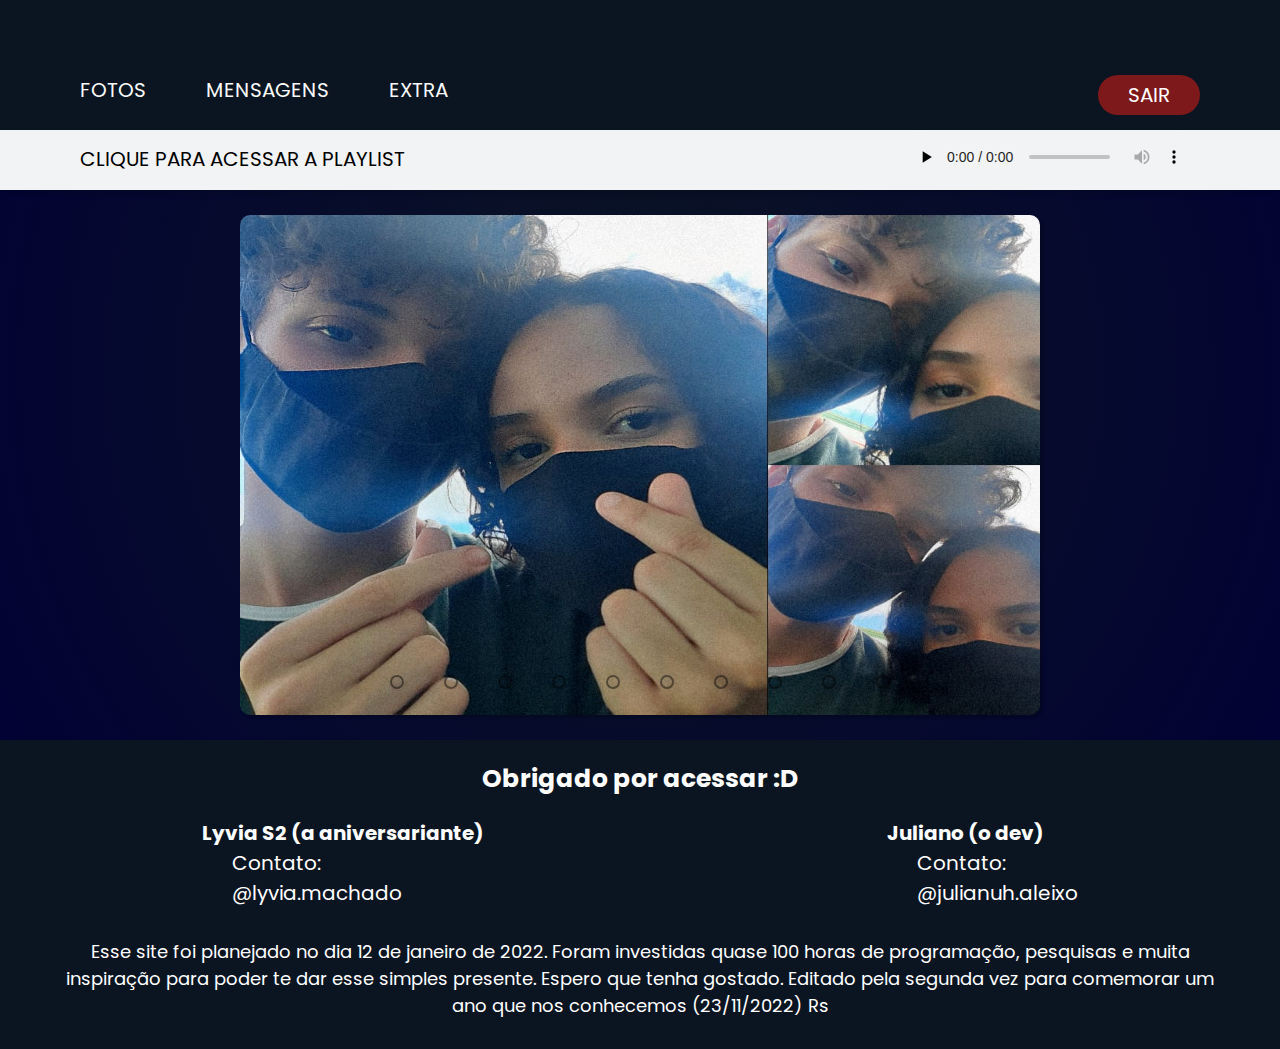
<file: index.html>
<!DOCTYPE html>
<html lang="pt-BR">

<head>
    <meta charset="UTF-8" />
    <meta http-equiv="X-UA-Compatible" content="IE=edge" />
    <meta name="viewport" content="width=device-width, initial-scale=1.0" />
    <title>Lyvia S2</title>
    <script src="script.js"></script>
    <link rel="stylesheet" href="style.css" />
</head>

<body onLoad="setup();">
    <header id="heading" class="cabecalho cabecalho--fixo">
        <div class="texto corFundo">
            <span>
                Um belo site feito com muito carinho para minha linda namorada. By Juliano ^^
            </span>
        </div>
        <nav class="container1 corFundo">
            <div class="linha1">
                <ul class="">
                    <li class="nav-item"><a id="menu1" onclick="Esconde1()">Fotos</a></li>
                    <li class="nav-item"><a id="menu2" onclick="Esconde2()">Mensagens</a></li>
                    <li class="nav-item"><a id="menu3" onclick="Esconde3()">Extra</a></li>
                </ul>
            </div>
            <div class="linha2">
                <a class="sair" href="Login/index.html" target="_self">
                    Sair
                </a>
            </div>
        </nav>
        <div class="musica">
            <a class="nome-musica" id="nomeMusica" href="https://open.spotify.com/playlist/23kEEfNGpfHKVBJ9aFMLTX?si=RuJ5FyZHSgq7bmlNAGUPVg&utm_source=copy-link" target="_blank">
                Clique para acessar a playlist
            </a>
            <audio preload="none" class="audio-controler my_audio" id="audio" controls>
                <source src="assets/audio/musica1.mp3" type="audio/mpeg" id="sound_src" />
            </audio>
        </div>
    </header>

    <div class="fundo">
        <div class="espaco"></div>
        <!--image slider start-->
        <div class="juju" id="fotos">
            <div class="slider">
                <div class="slides">
                    <!--radio buttons start-->
                    <input type="radio" name="radio-btn" id="radio1">
                    <input type="radio" name="radio-btn" id="radio2">
                    <input type="radio" name="radio-btn" id="radio3">
                    <input type="radio" name="radio-btn" id="radio4">
                    <input type="radio" name="radio-btn" id="radio5">
                    <input type="radio" name="radio-btn" id="radio6">
                    <input type="radio" name="radio-btn" id="radio7">
                    <input type="radio" name="radio-btn" id="radio8">
                    <input type="radio" name="radio-btn" id="radio9">
                    <input type="radio" name="radio-btn" id="radio10">
                    <!--radio buttons end-->
                    <!--slide images start-->
                    <div class="slide first">
                        <img src="assets/img/imagemCarrossel1.png" alt="">
                    </div>
                    <div class="slide">
                        <img src="assets/img/imagemCarrossel2.png"" alt="">
                    </div>
                    <div class=" slide">
                        <img src="assets/img/imagemCarrossel3.png"" alt="">
                    </div>
                    <div class=" slide">
                        <img src="assets/img/imagemCarrossel4.png"" alt="">
                    </div>
                    <div class=" slide">
                        <img src="assets/img/imagemCarrossel5.png"" alt="">
                    </div>
                    <div class=" slide">
                        <img src="assets/img/imagemCarrossel6.png"" alt="">
                    </div>
                    <div class=" slide">
                        <img src="assets/img/imagemCarrossel7.png"" alt="">
                    </div>
                    <div class=" slide">
                        <img src="assets/img/imagemCarrossel8.png"" alt="">
                    </div>
                    <div class=" slide">
                        <img src="assets/img/imagemCarrossel9.png"" alt="">
                    </div>
                    <div class=" slide">
                        <img src="assets/img/imagemCarrossel10.png"" alt="">
                    </div>

          <!--slide images end-->
          <!--automatic navigation start-->
          <div class=" navigation-auto">
                        <div class="auto-btn1"></div>
                        <div class="auto-btn2"></div>
                        <div class="auto-btn3"></div>
                        <div class="auto-btn4"></div>
                        <div class="auto-btn5"></div>
                        <div class="auto-btn6"></div>
                        <div class="auto-btn7"></div>
                        <div class="auto-btn8"></div>
                        <div class="auto-btn9"></div>
                        <div class="auto-btn10"></div>
                    </div>
                    <!--automatic navigation end-->
                </div>
                <!--manual navigation start-->
                <div class="navigation-manual">
                    <label for="radio1" class="manual-btn"></label>
                    <label for="radio2" class="manual-btn"></label>
                    <label for="radio3" class="manual-btn"></label>
                    <label for="radio4" class="manual-btn"></label>
                    <label for="radio5" class="manual-btn"></label>
                    <label for="radio6" class="manual-btn"></label>
                    <label for="radio7" class="manual-btn"></label>
                    <label for="radio8" class="manual-btn"></label>
                    <label for="radio9" class="manual-btn"></label>
                    <label for="radio10" class="manual-btn"></label>
                </div>
                <!--manual navigation end-->
            </div>
            <!--image slider end-->
        </div>
        <div class="txts">
        <div class="containers textinho" id="msgParabens">
            <h2>Parabéns pelo seu dia! (2022)</h2>
            <div class="paragrafos">
                <p>Hoje é um dia muito especial! Uma pessoa muito importante para mim (desenvolvedor desse site) está
                    fazendo
                    aniversário.
                    O que eu desejo para você é o que eu desejo todos os dias para ti: muita felicidade, saúde e
                    sucesso.
                    Você é uma mulher incrível e merece o mundo todo. Que tu nunca deixe de ser essa pessoa perfeita
                    que é.
                </p>
                <p>Hoje você completa mais um ano de vida e quem ganha o presente sou eu.
                    Ter ao meu lado alguém tão especial como você faz de mim o homem mais feliz do mundo.
                    Tenho muito a agradecer de ter você na minha vida. Prometo que estarei ao seu lado sempre que
                    precisar e te darei o meu amor para sempre.
                </p>
                <p>No dia em que te conheci, eu sabia que havia algo diferente entre nós.
                    Hoje é o dia de comemorar a sua vida, de celebrar essa pessoa maravilhosa que você é e que me faz
                    feliz a cada dia.
                    Hoje é também um dia de agradecer por você ser exatamente quem é e por ter um significado tão
                    especial em minha vida.
                </p>
            </div>
        </div>
        <div class="containers textinho" id="oqSignifica">
            <h2>O que significa para mim</h2>
            <div class="paragrafos">
                <p>Olha, a gente se conhece faz pouquissímo tempo, mas sinto que nossa conexão é muito forte.
                    Você é o motivo de querer acordar todos os dias.
                    Ly, quando te abraço me sinto acolhido, me sinto seguro e tenho certeza de que quero te levar para o
                    resto da minha vida.
                    Todos os momentos que passei contigo são extremamente especiais para mim.
                </p>
                <p>É sempre bom ter alguém para te fazer companhia, para te ouvir e te acolher.
                    No meu caso eu tive o dobro de sorte porque essa pessoa faz isso muito bem.
                    Bom, acho que encontrei meu tchan hein... <br><br>
                    Por isso, tenho muito a te agradecer:
                </p>
                <p>Obrigado por estar aqui presente. Obrigado por todo apoio que você me deu e por ser tão fofa comigo.
                    Obrigado por todos os abraços apertados e todo carinho. Obrigado por me fazer uma pessoa mais feliz
                    e realizada.
                    Obrigado por ser tão incrivel ao ponto de eu contar as horas para te ver.
                    Enfim, obrigado por tudo. S2
                </p>
            </div>
        </div>
        <div class="containers textinho" id="melhoresMomentos">
            <h2>Momentos</h2>
            <div class="paragrafos">
                <p>Primeiramente, eu iria colocar o nome dessa seção como "Melhores Momentos", mas percebi que quase
                    todo o momento que passo contigo é um bom momento.
                    (mds isso foi bem gay kkkkk) Toda vez que penso em ti lembro de cada momento que vou citar aqui. ^^
                </p>
                <p>Lembra a primeira vez que a gente saiu? Não imaginava que teria essa conexão forte que a gente
                    tem.<br>
                    Outra coisa que me marcou foi quando a gente ficava na escola até tarde (e as vezes tomava pito
                    kk).<br>
                    Teve o dia que a gente saiu nas férias e o Matheus com a Lindsey quiseram registrar que estavam de
                    vela (e a Mari fotografou).
                </p>
                <p>Também me recordo de pequenos detalhes de quando estou contigo, como você que ficava "brincando" com
                    a minha mão (kkkkkkkk) e quando meu
                    brinco enroscava no seu cabelo. São tantas memórias boas que tenho que acho que nem teria mais
                    espaço para anotar (deixa para nossa listinha).
                </p>
            </div>
        </div>
        <div class="containers textinho" id="umAnoJuntos">
            <h2>Um ano juntos</h2>
            <div class="paragrafos">
                <p>No dia 23 de novembro de 2021, tive a chance de conhecer pessoalmente a pessoa mais especial para mim.
                    Na época não sabia que teriamos essa ligação incrivel que temos, mas hoje estamos ai, juntos, um ano depois kkkkkk.
                    Hoje em dia nossa ligação é tão forte que sinceramente, não sei o que sou sem você. A gente faz tudo juntos, desde companhia
                    até coisas aleatórias do dia. Realmente encontrei o meu tchan. Rs
                </p>
                <p>Ainda me lembro da primeira vez que disse que te amava. Queria que fosse nas entrelinhas, mas você ja me questionou logo de cara: "Então 
                    você me ama???" kkkkkkkkkkk. Sinceramente, o tempo realmente voa quando estamos com quem a gente ama, então te garanto que, um ano depois 
                    do nosso primeiro date, te amo e muito.<br><br>
                    Te amo coisinha rs.
                </p>
                <p>De lá para cá mudamos tanto... Percebi que evolui muito como pessoa estando ao seu lado. Hoje sou mais maduro e responsável. Obrigado por tudo
                    que passamos e por tudo que vamos passar ainda kkkkk.<br>
                    Aproveitando esse momento de agradecimento, quero agradecer pelo 1 ano com minha amada e que venham mais anos no futuro. 
                    <br><br>
                    Te amo muuuuuuiiiiitooooo S2
                </p>
            </div>
        </div>

        <div class="containers textinho" id="umAnoJuntos">
            <h2>Parabéns pelo seu dia, novamente! (2023)</h2>
            <div class="paragrafos">
                <p>E estamos mais uma vez aqui né, juntos vendo esse site para seu aniversário. Esse site é uma parte do nosso relacionamento já né? kkkkkk
                    Ele esteve com a gente exatamente 1 ano atrás, em uma aula do Gatti de Sexta-feira. Sim, me lembro desses detalhes. Também me lembro do trabalho
                    que tive para fazer ele, mas valeu cada momento, juro.
                </p>
                <p>Novamente aqui, te amando e te parabenizando por mais um ano de vida. Esse seu aniversário é o primeiro que passamos namorando, e também é o que você
                    deixa de ser uma garota e se torna uma mulher na maior idade. Agora tu pode ser presa por roubar meu coração hein, cuidado... kkkkkkkkk
                </p>
                <p>Mais uma vez te peço para que nunca deixe de ser essa mulher incrivel que você é, aquela com quem me apaixonei. Você é uma pessoa muito amavel, realmente gosto de 
                    quando está comigo, pois sua companhia é a melhor que poderia querer. Aproveite seu dia, comigo dessa vez rsrs... 
                    <br><br>
                    Love u (menor que três)
                </p>
            </div>
        </div>
        </div>
        <div class="extra">
            <h2>Aqui temos coisinhas extras que andei fazendo para ti S2</h2>
            <p class="textoExtra">Você conquistou meu coração, sabia? <br/>Bom, agora posso te mostrar visualmente que ele pertence apenas a você.</p>
            <a href="Coracao/index.html" class="links">❤️</a>
            <br/>
            <p class="textoExtra">O nosso amor vai até o Infinito! <br/>Não acredita? Pois tenho certeza que vai sim.</p>
            <a href="HeartPage/index.html" class="links">♾</a>
            <p class="textoExtra">O tempo voa quando estamos com quem amamos! <br/>Pode contar que sim.</p>
            <a href="dataCounter/index.html" class="links">⌛</a>
            <p class="textoExtra">Você é boa de geografia? <br/>Esse local é o que você é para mim.</p>
            <a href="somewereToLove/index.html" class="links">🧭</a>
        </div>
    </div>

    <footer>
        <div>
            <h3>Obrigado por acessar :D</h3>
            <div class="pessoas">
                <div class="ly">
                    <h4>Lyvia S2 (a aniversariante)</h4>
                    <p>Contato: <br>
                        <a href="https://instagram.com/lyvia.machado?utm_medium=copy_link" target="_blank">@lyvia.machado</a>
                    </p>
                </div>
                <div class="ju">
                    <h4>Juliano (o dev)</h4>
                    <p>Contato: <br>
                        <a href="https://instagram.com/julianuh.aleixo?utm_medium=copy_link" target="_blank">@julianuh.aleixo</a>
                    </p>
                </div>
            </div>
            <div class="fim">
                <p>Esse site foi planejado no dia 12 de janeiro de 2022. Foram investidas quase 100 horas de
                    programação,
                    pesquisas e muita inspiração para poder te dar esse simples presente. Espero que tenha gostado. 
                    Editado pela segunda vez para comemorar um ano que nos conhecemos (23/11/2022) Rs
                </p>
            </div>
        </div>
    </footer>
</body>

</html>
</file>
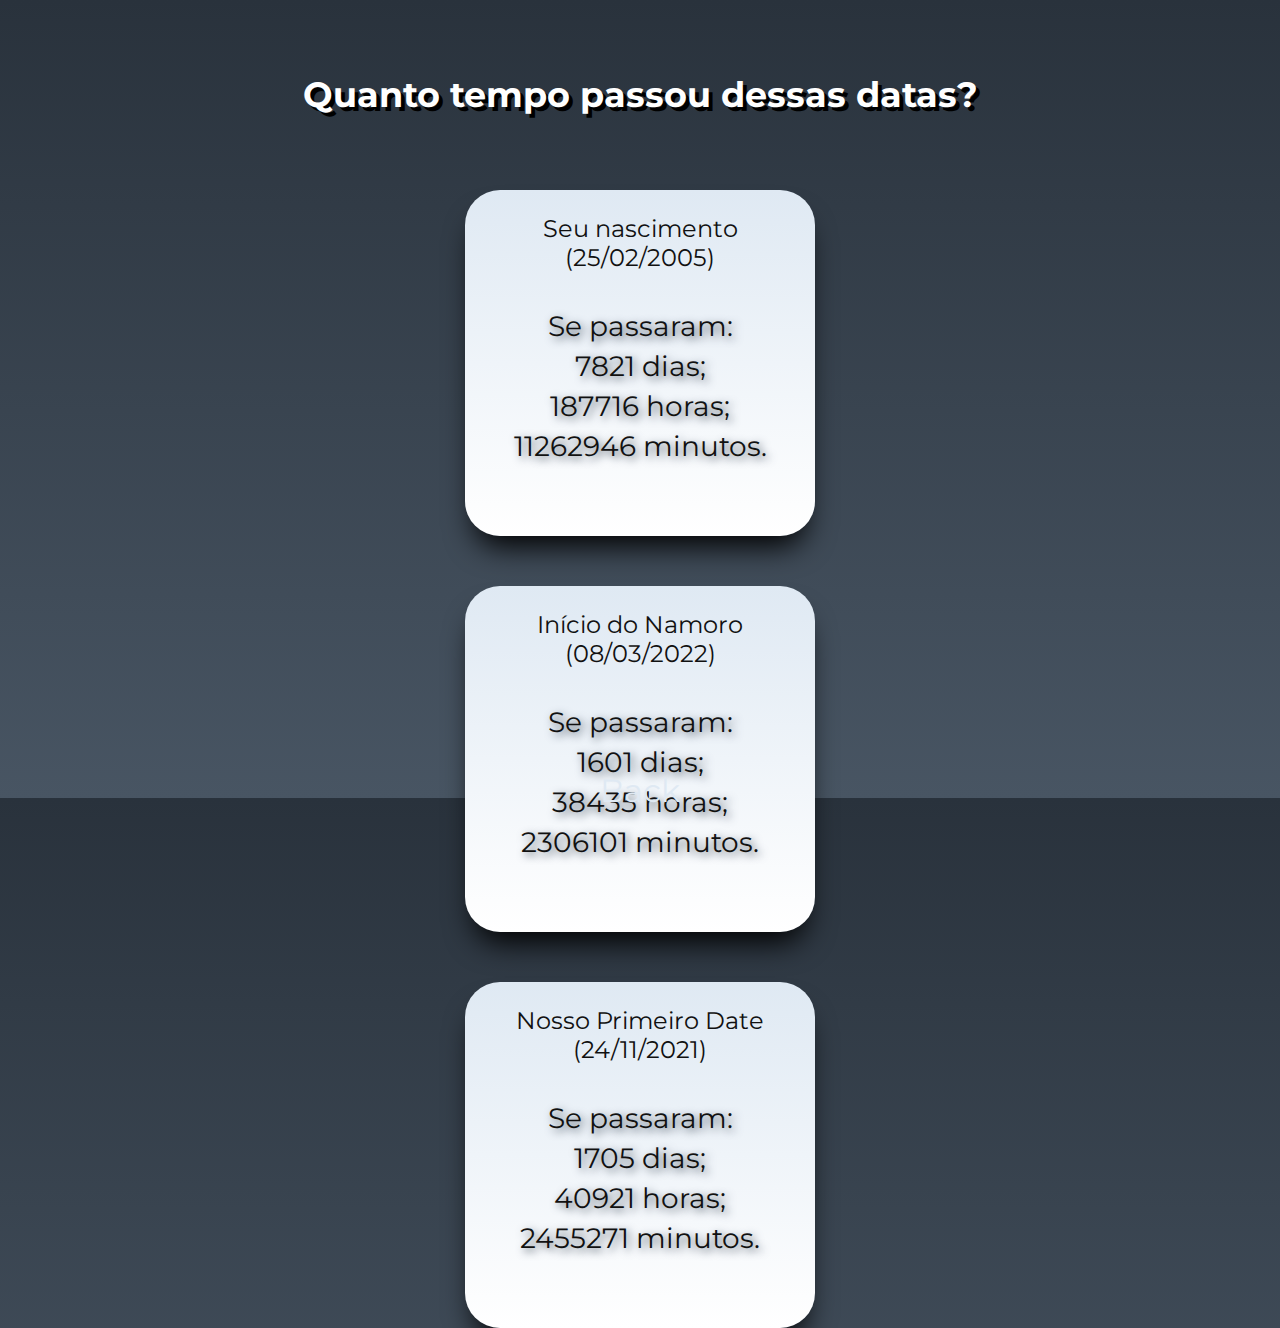
<file: dataCounter/index.html>
<!DOCTYPE html>
<html lang="pt-BR">
<head>
    <meta charset="UTF-8">
    <meta http-equiv="X-UA-Compatible" content="IE=edge">
    <meta name="viewport" content="width=device-width, initial-scale=1.0">
    <title>Quanto tempo falta?</title>
    <link rel="stylesheet" href="assets/css/style.css">
</head>
<body>
    <section class="section">
        <h1>Quanto tempo passou dessas datas?</h1>
        <div class="box-space">
            <div class="box-content">
                <p>Seu nascimento (25/02/2005)</p>
                <span class="res1"></span>
            </div>
            <div class="box-content">
                <p>Início do Namoro (08/03/2022)</p>
                <span class="res2"></span>
            </div>
            <div class="box-content">
                <p>Nosso Primeiro Date (24/11/2021)</p>
                <span class="res3"></span>
            </div>
        </div>
    </section>

    <div class="voltar">
        <a href="../siteFinalizado2/index.html">Back</a>
    </div>

    <script src="assets/js/script.js"></script>
</body>
</html>
</file>
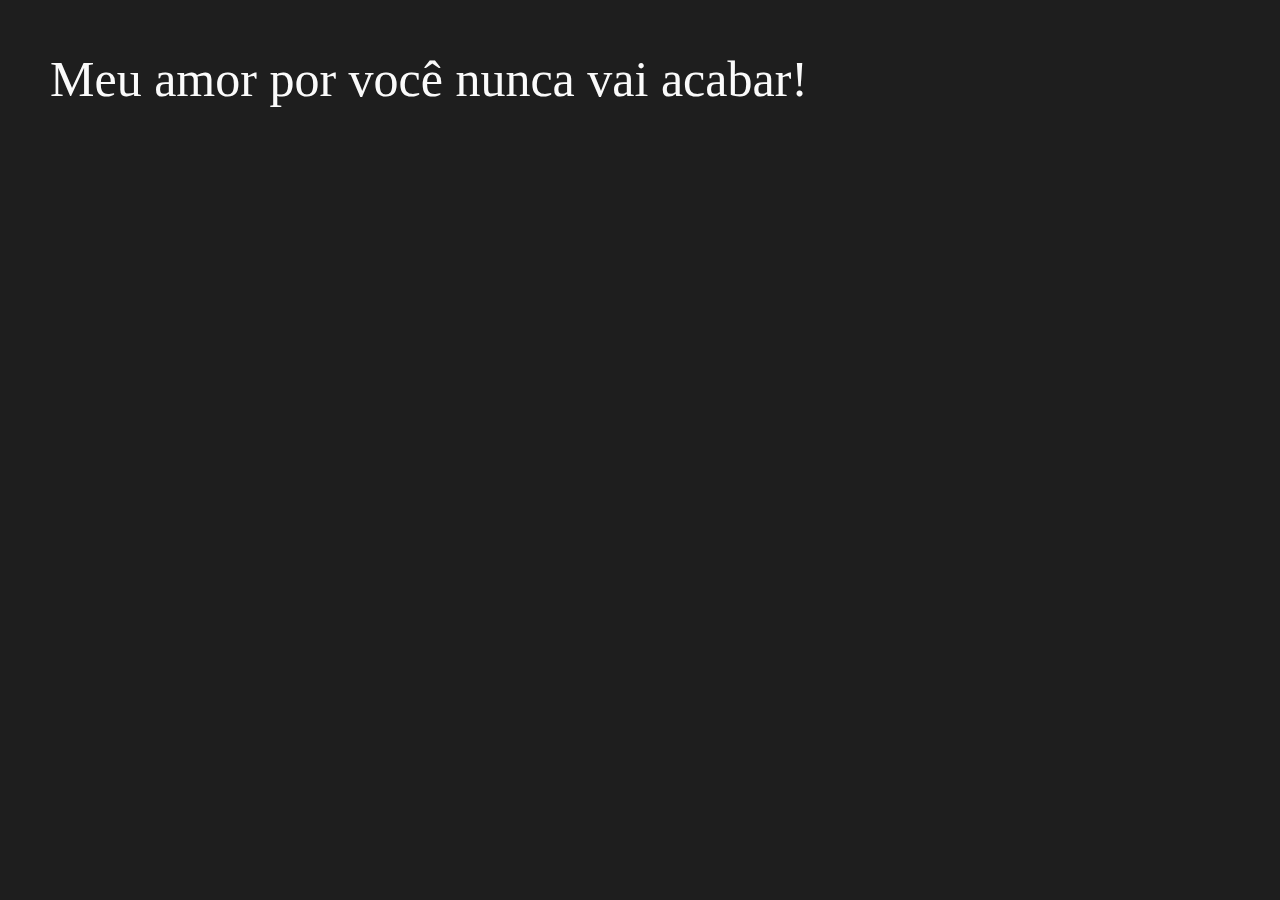
<file: HeartPage/index.html>
<!DOCTYPE html>
<html lang="pt-BR">
<head>
    <meta charset="UTF-8">
    <meta http-equiv="X-UA-Compatible" content="IE=edge">
    <meta name="viewport" content="width=device-width, initial-scale=1.0">
    <title>Neon Heart</title>
    <script src="script.js"></script>
    <link rel="stylesheet" href="style.css" />
</head>
<body>
    <header>
        <a href="../index.html" target="_self">Meu amor por você nunca vai acabar!</a>
    </header>
</body>
</html>
</file>
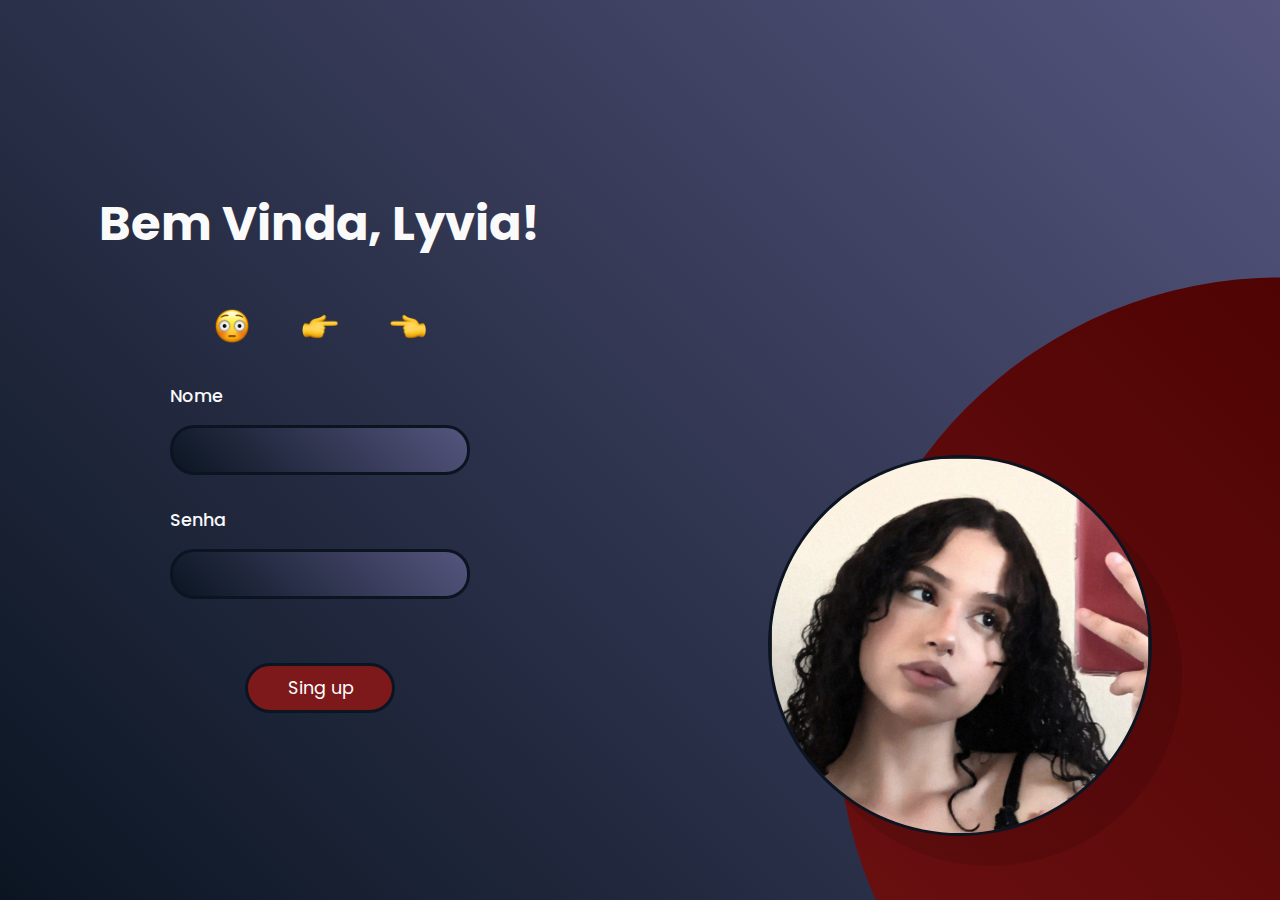
<file: Login/index.html>
<!DOCTYPE html>
<html lang="pt-br">
<head>
    <meta charset="UTF-8">
    <meta http-equiv="X-UA-Compatible" content="IE=edge">
    <meta name="viewport" content="width=device-width, initial-scale=1.0">
    <title>Login</title>
    <link rel="stylesheet" href="style.css">
    <script src="script.js"></script>
</head>
<body>
    <main>
        <h1>Bem Vinda, Lyvia!</h1>
        <div class="social-media">
            <div class="emojis">
                <a href="assets/easterEgg.jpeg" target="_blank">
                    <img src="assets/shy.png" alt="Flushed">
                </a>
                <a href="assets/easterEgg.jpeg" target="_blank">
                    <img src="assets/mao1.png" alt="Mão Apontando para Direita">
                </a>
                <a href="assets/easterEgg.jpeg" target="_blank">
                    <img src="assets/mao2.png" alt="Mão Apontand para Esquerda">
                </a>
            </div>
        </div>
        <form action="" method="get">
            <label for="name">
                <span>Nome</span>
                <input type="text" id="name" name="name" required>
            </label>

            <label for="password">
                <span>Senha</span>
                <input type="password" id="password" name="password" required>
            </label>

            <input type="button" value="Sing up" onclick="getInfo()">
        </form>
    </main>
    <section class="images">
        <img src="assets/unknown.png" alt="Mobile">
        <div class="circle"></div>
    </section>
</body>
</html>
</file>
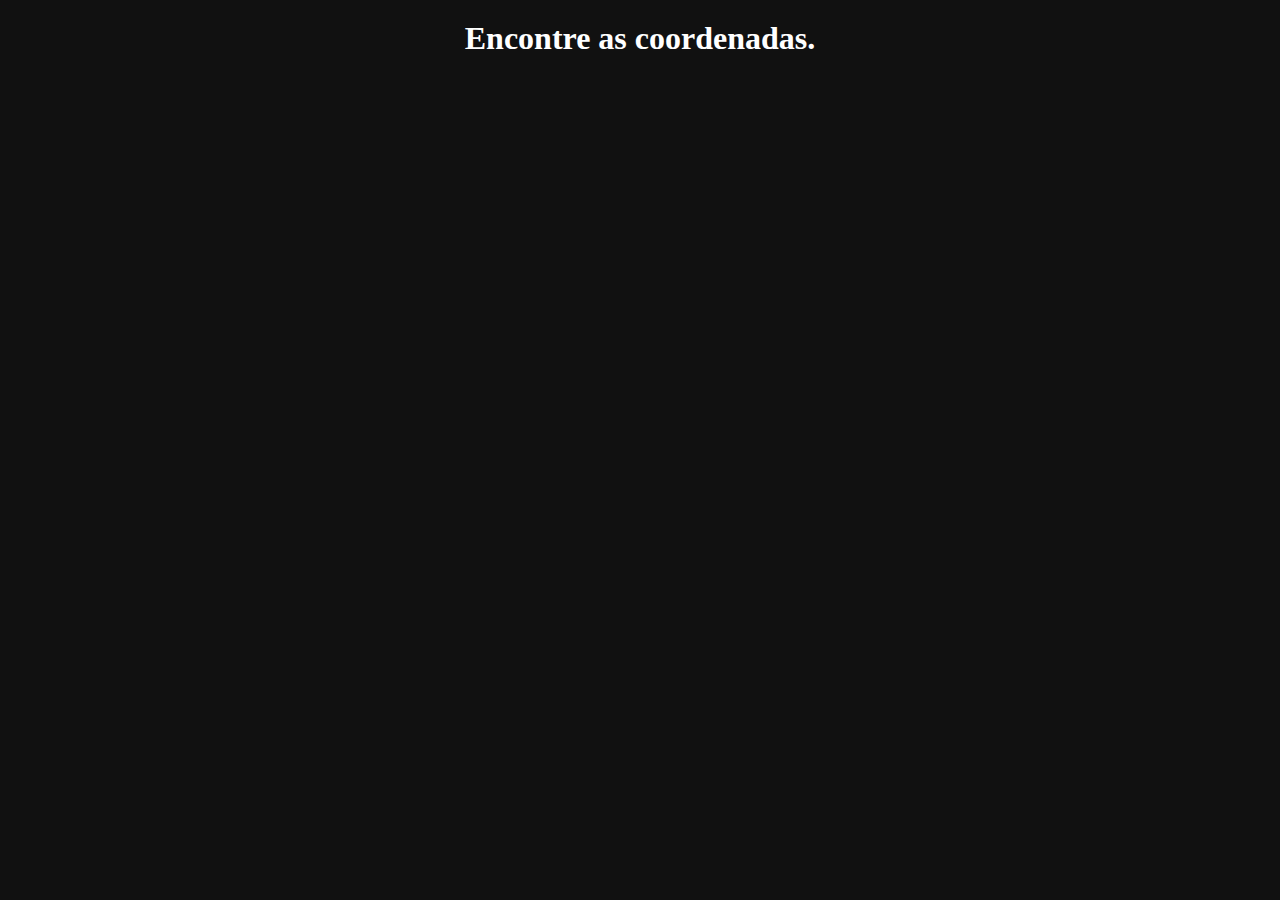
<file: somewereToLove/index.html>
<!DOCTYPE html>
<html lang="en">
<head>
    <meta charset="UTF-8">
    <meta http-equiv="X-UA-Compatible" content="IE=edge">
    <meta name="viewport" content="width=device-width, initial-scale=1.0">
    <link rel="stylesheet" href="style.css">
    <title>Procure as coordenadas</title>
</head>
<body>
    <h1><a href="../index.html">Encontre as coordenadas.</a></h1>
    <div class="out">
        <div class="inner">
            <p>43.97802245276102, 15.382926171213112</p>
        </div>
    </div>
</body>
</html>
</file>
<file: style.css>
@import url("https://fonts.googleapis.com/css2?family=Poppins:wght@100;200;300;400;500;600&display=swap");

* {
    border: 0;
    padding: 0;
    margin: 0;
    box-sizing: border-box;
    font-family: "Poppins", sans-serif;
}

.dedicatoria {
    /*background-color: red;*/
    height: 50px;
    align-content: center;
    font-size: 80%;
}

.corFundo {
    background: #0b1522;
    color: #fff;
}

#heading div {
    display: flex;
    justify-content: space-between;
    margin: 0 auto;
    align-content: center;
}

#heading nav {
    display: flex;
    justify-content: space-between;
    margin: 0 auto;
    align-content: center;
}

#heading ul {
    display: flex;
    gap: 60px;
}

#heading li {
    list-style: none;
    cursor: pointer;
}

#heading .linha1,
#heading .linha2,
#heading .audio-controler,
#heading .nome-musica {
    margin: 0 80px;
    font-size: 20px;
    text-transform: uppercase;
}

#heading .linha1,
#heading .linha2 {
    padding: 15px 0; /* topo, direira, baixo, esquerda */
}

#heading .audio-controler,
#heading .nome-musica {
    padding: 2px 0; /* topo, direira, baixo, esquerda */
}

.nav-item a {
    text-decoration: none;
    color: #fafafa;
    transition: all 0.3s ease-in-out;
}
.nav-item a:hover {
    text-decoration: none;
    color: gray;
}

.linha1 {
    /*background-color: skyblue;*/
    margin: 0, 80px, 0, 0;
}

.linha2 {
    /*background-color: skyblue;*/
    margin: 0, 0, 0, 80px;
}

.musica {
    background-color: #f2f3f5;
    height: 60px;
    display: flex;
}

.musica a {
    background-color: #f2f3f5;
    color:#000;
}

.musica audio {
    background-color: #f2f3f5;
}

.audio-controler {
    margin: 0, 80px, 0, 0;
    border-radius: 0%;
    color: black;
}

.nome-musica {
    padding: 40px;
    margin: 0 auto;
    text-align: center;
    vertical-align: middle;
    line-height: 55px;
    text-decoration: none;
}

.sair {
    font-size: 20px;
    text-decoration: none;
    color: #fff;
    background: #7e191b;
    padding: 5px 30px;
    border: 20px;
    border-radius: 30px;
    transition: all 0.5s ease-in-out;
}

.sair:hover {
    cursor: pointer;
    background: #480000;
}

.texto {
    border-width: 100vw;
    text-align: center;
    padding: 7px 0 7px 0;
    position: relative;
    overflow: hidden;
    width: 100%;
    height: 60px;
}
.texto span {
    display: inline-block;
    font-size: 25px;
    position: relative;
    z-index: 1;
    width: 100%;
    white-space: nowrap;
    padding-left: 100%;
    color: #fff;
    margin: 10px;
    animation: textox 15s linear infinite;
}
.texto::after,
.texto::before {
    content: "";
    position: relative;
    width: 100px;
    height: calc(100% - 36px);
    top: 50%;
    left: 50%;
    transform: translate(-50%, -50%) rotateY(-15deg);
}
.texto::after {
    z-index: -1;
}
.texto::before {
    z-index: 2;
}

@keyframes textox {
    0% {
        transform: translate(0, 0);
    }
    100% {
        transform: translate(-250%, 0);
    }
}

.fundo {
    background: rgb(11,21,34);
    background: radial-gradient(circle, rgba(11,21,34,1) 0%, rgba(2,2,52,1) 100%);
    background-position: top center;

}

.cabecalho--fixo {
    top: 0;
    left: 0;
    width: 100%;
    box-shadow: 0 2px 7px rgba(0, 0, 0, 0.2);
    position: fixed;
    top: 0;
}

body {
    margin: 0;
    padding: 0;
    height: 100vh;
    display: block;
    justify-content: center;
    align-items: center;
}

.slider {
    width: 800px;
    height: 500px;
    border-radius: 10px;
    overflow: hidden;
    margin: 0 auto;
    box-shadow: 2px 2px 2px 1px rgba(0, 0, 0, 0.2);
}

.slides {
    width: 500%;
    height: 500px;
    display: flex;
}

.slides input {
    display: none;
}

.slide {
    width: 20%;
    transition: 2s;
}

.slide img {
    width: 800px;
    height: 500px;
}

/*css for manual slide navigation*/

.navigation-manual {
    width: 800px;
    margin-top: -40px;
    display: flex;
    justify-content: center;
}

.manual-btn {
    border: 2px solid rgba(0, 0, 0, 0.45);
    padding: 5px;
    border-radius: 10px;
    cursor: pointer;
    transition: 0.5s;
}

.manual-btn:not(:last-child) {
    margin-right: 40px;
}

.manual-btn:hover {
    background: #7e191b;
}

#radio1:checked ~ .first {
    margin-left: 0;
}

#radio2:checked ~ .first {
    margin-left: -20%;
}

#radio3:checked ~ .first {
    margin-left: -40%;
}

#radio4:checked ~ .first {
    margin-left: -60%;
}

#radio5:checked ~ .first {
    margin-left: -80%;
}
#radio6:checked ~ .first {
    margin-left: -100%;
}

#radio7:checked ~ .first {
    margin-left: -120%;
}

#radio8:checked ~ .first {
    margin-left: -140%;
}

#radio9:checked ~ .first {
    margin-left: -160%;
}

#radio10:checked ~ .first {
    margin-left: -180%;
}


/*css for automatic navigation*/

.juju {
    padding: 25px;
    display: flex;
}

.espaco{
    height:190px;
}

.paragrafos{
    display: flex;
    padding: 20px 10px 20px 10px;
}

.paragrafos p{
    width: 30vw;
    margin: 0 auto;
    font-size: 20px;
    padding:20px;
}

.textinho{
    padding:10px 45px;
}
.txts {
    display: none;
    color: #fafafa;
}
.extra{
    padding:10px 45px;
    display: none;
    height: 750px;
    color: #fff;
    text-align: center;
    font-size: 20px;
}
.textoExtra {
    padding-top: 25px;
}
.links {
    font-size: 50px;
    text-decoration: none;
    text-align: center;
    margin: 0 auto;
    padding: 0 100px;
}

.pessoas{
    display:flex;
}

.ly, .ju{
    margin: 0 auto;
}

.ly p, .ju p{
    padding-left: 30px;
    font-size: 20px;
    text-decoration: none;
}

.pessoas a{
    font-size: 20px;
    text-decoration: none;
    color: #fff;
}

.fim p {
    padding: 20px 30px;
    font-size: 18px;
    text-align: center;
}

footer h3{
    text-align: center;
    padding: 20px;
    font-size: 25px;
}

.pessoas h4{
    text-decoration: none;
    font-size: 20px;
}

footer{
    background: #0b1522;
    color: #fff;
}

.fim{
    padding: 10px 30px;
}
</file>
<file: dataCounter/assets/css/style.css>
@import url("https://fonts.googleapis.com/css2?family=Montserrat:wght@900&family=Open+Sans:ital,wght@0,400;0,700;1,400&display=swap");

* {
    box-sizing: border-box;
    font-family: "Montserrat", sans-serif;
}

html {
    font-size: 62.5%;
    scroll-behavior: smooth;
}

body {
    background: linear-gradient(180deg, #29323c, #485563);
    color: #fff;
    overflow-y: hidden;
}

.section {
    width: 100%;
    text-align: center;
}

.section h1 {
    padding: 50px;
    font-size: 35px;
    text-shadow: #000 4px 4px;
}

.box-space {
    display:flex;
    justify-content: space-around;
    height: 100vh;
}

.box-content {
    display:flex;
    flex-direction: column;
    background: linear-gradient(#dfe9f3, #ffffff);
    color: #111;
    height: 350px;
    width: 350px;
    font-size: 24px;
    justify-content: space-evenly;
    border-radius: 35px;
    transition: all 300ms ease-in-out;
    box-shadow: rgb(0, 0, 0) 0px 20px 30px -10px;
}

.box-content:hover {
    transform: translate(-3%, 3%);
}

.res1, .res2, .res3 {
    position: relative;
    line-height: 40px;
    font-size: 28px;
    bottom: 30px;
    margin: 20px 0;
    padding: 20px;
    text-shadow: 3px 3px 9px #485563;
}

.voltar {
    position: absolute;
    bottom: 90px;
    width: 100px;
    text-align: center;
    font-size: 32px;
    left: calc(50vw - 50px);
}

.voltar a{
    color: #dfe9f3;
    text-decoration: none;
    transition: all 300ms ease-in-out;
}

.voltar a:hover{
    text-shadow: 3px 3px 9px #111;
}

@media (max-width: 80rem) {
    body {
        overflow-y: auto;
    }

    .box-space {
        display: flex;
        flex-direction: column;
        justify-content: space-between;
        align-items: center;
        height: 600px;
    }

    .box-content {
        margin-bottom: 50px;
        height: 600px;
    }
}
</file>
<file: HeartPage/style.css>
* {
    margin: 0;
    padding: 0;  
}
body {
    overflow: hidden;
    background: #1e1e1e;
    height: 100vh;
}
span {
    position: absolute;
    background: url(assets/heart.png);
    pointer-events: none;
    transform: translate(-50%, -50%);
    width: 100px;
    height: 100px;
    background-size: cover;
    animation: animate 2s linear infinite; 
}
@keyframes animate {
    0%{
        transform: translate(-50%, -50%);
        opacity: 1;
        filter: hue-rotate(0deg);
    }
    100%
    {
        transform: translate(-50%, -1000%);
        opacity: 0;
        filter: hue-rotate(720deg);
    }
}
header {
    padding: 50px;
}
a {
    margin: 0 auto;
    text-align: center;
    font-size: 50px;
    color: #fafafa;
    text-decoration: none;
}
</file>
<file: Login/style.css>
@import url('https://fonts.googleapis.com/css2?family=Poppins:wght@100;200;300;400;500;600&display=swap');

* {
    margin: 0;
    padding: 0;
    border: 0;
    box-sizing: border-box;
    font-family: "Poppins", sans-serif;
}

body {
    background: rgb(11,21,34);
    background: linear-gradient(45deg, rgba(11,21,34,1) 0%, rgba(85,85,126,1) 100%);
    color: #fafafa;
    font-weight: 500;
    display: flex;
    min-height: 100vh;
    min-width: 100vw;
}

main {
    width: 50vw;
    display: flex;
    flex-direction: column;
    align-items: center;
    justify-content: center;
}

main h1 {
    color: #fafafa;
    font-size: 3rem;
    margin-bottom: 3rem;
    text-align: center;
}

main.social-media {
    display: flex;
    align-content: center;
}

main .social-media a {
    text-decoration: none;
}

main .social-media img {
    width: 36px;
    margin-left: 3rem;
}

main .social-media a:first-child img {
    margin-left: 0;
}

main .alternative {
    margin-top: 1rem;
}

main .alternative span {
    font-size: 1.1rem;
    font-weight: 400;
    color: rgba(255, 255, 255, 0.3);
    position: relative;
}

main .alternative span::before, main .alternative span::after {
    position: absolute;
    content: '';
    height: 1px;
    width: 100px;
    bottom: 50%;
    right: 50px;
    background: rgba(255, 255, 255, 0.3);
}

main .alternative span::after {
    left: 50px;
}

main form {
    display: flex;
    flex-direction: column;
    align-items: center;
}

main form label {
    display: flex;
    flex-direction: column;
}

main form label span {
    font-size: 1.1rem;
    margin-top: 2rem;
}

main form input {
    background: rgb(11,21,34);
    background: linear-gradient(45deg, rgba(11,21,34,1) 0%, rgba(85,85,126,1) 100%);
    width: 300px;
    height: 50px;
    padding: 0 0.5rem;
    margin-top: 1rem;
    outline: none;
    color: #E3EEF5;
    font-size: 1rem;
    border-radius: 24px;
    border: 3px solid #0b1522;
}

main form input[type="button"] {
    cursor: pointer;
    width: 50%;
    margin-top: 4rem;
    border: none;
    border-radius: 32px;
    background: #7e191b;
    color: white;
    font-size: 1.1rem;
    transition: all .3s ease-in-out;
    border: 3px solid #0b1522;
}

main form input[type="button"]:hover {
    background: #480000;
    border: 3px solid #0b1522;
}

section.images {
    width: 50vw;
    display: flex;
    align-items: flex-end;
    justify-content: flex-end;
    padding: 4rem;
}

section.images img {
    width: 75%;
    border-radius: 50%;
    box-shadow: 30px 30px rgba(0, 0, 0, 0.1);
    margin: 0 auto;
    border: 3px solid #0b1522;
}

section.images .circle {
    position: absolute;
    height: 100%;
    width: 100%;
    top: 0;
    left: 0;
    background: linear-gradient(45deg, #7e191b 0%, #480000 100%);
    clip-path: circle(40% at right 80%);
    z-index: -1;
}

@media only screen and (min-width: 900px) and (max-width: 1200px) {
    section.images img {
        width: 110%;
    }

    section.images .circle {
        clip-path: circle(35% at right 80%);
    }
}

@media only screen and (max-width: 900px) {
    section.images {
        display: none;
        visibility: hidden;
    }

    main {
        width: 100vw;
    }
}

@media only screen and (max-width: 450px) {
    main h1 {
        font-size: 2rem;
    }

    main .alternative span {
        font-size: 0.8rem;
    }

    main form label span, main form input[type="submit"] {
        font-size: 1rem;
    }
}
</file>
<file: somewereToLove/style.css>
* {
    box-sizing: border-box;
    margin: 0;
    padding: 0;
}

body {
    color: #111;
    background: #111;
}

h1 {
    text-align: center;
    padding: 20px;
}

a {
    color: #fff;
    text-decoration: none;
}

.out {
    display: flex;
    justify-content: center;
    align-items: center;
}

.inner {
    text-align: center;
    padding-top: 350px;
}
</file>
